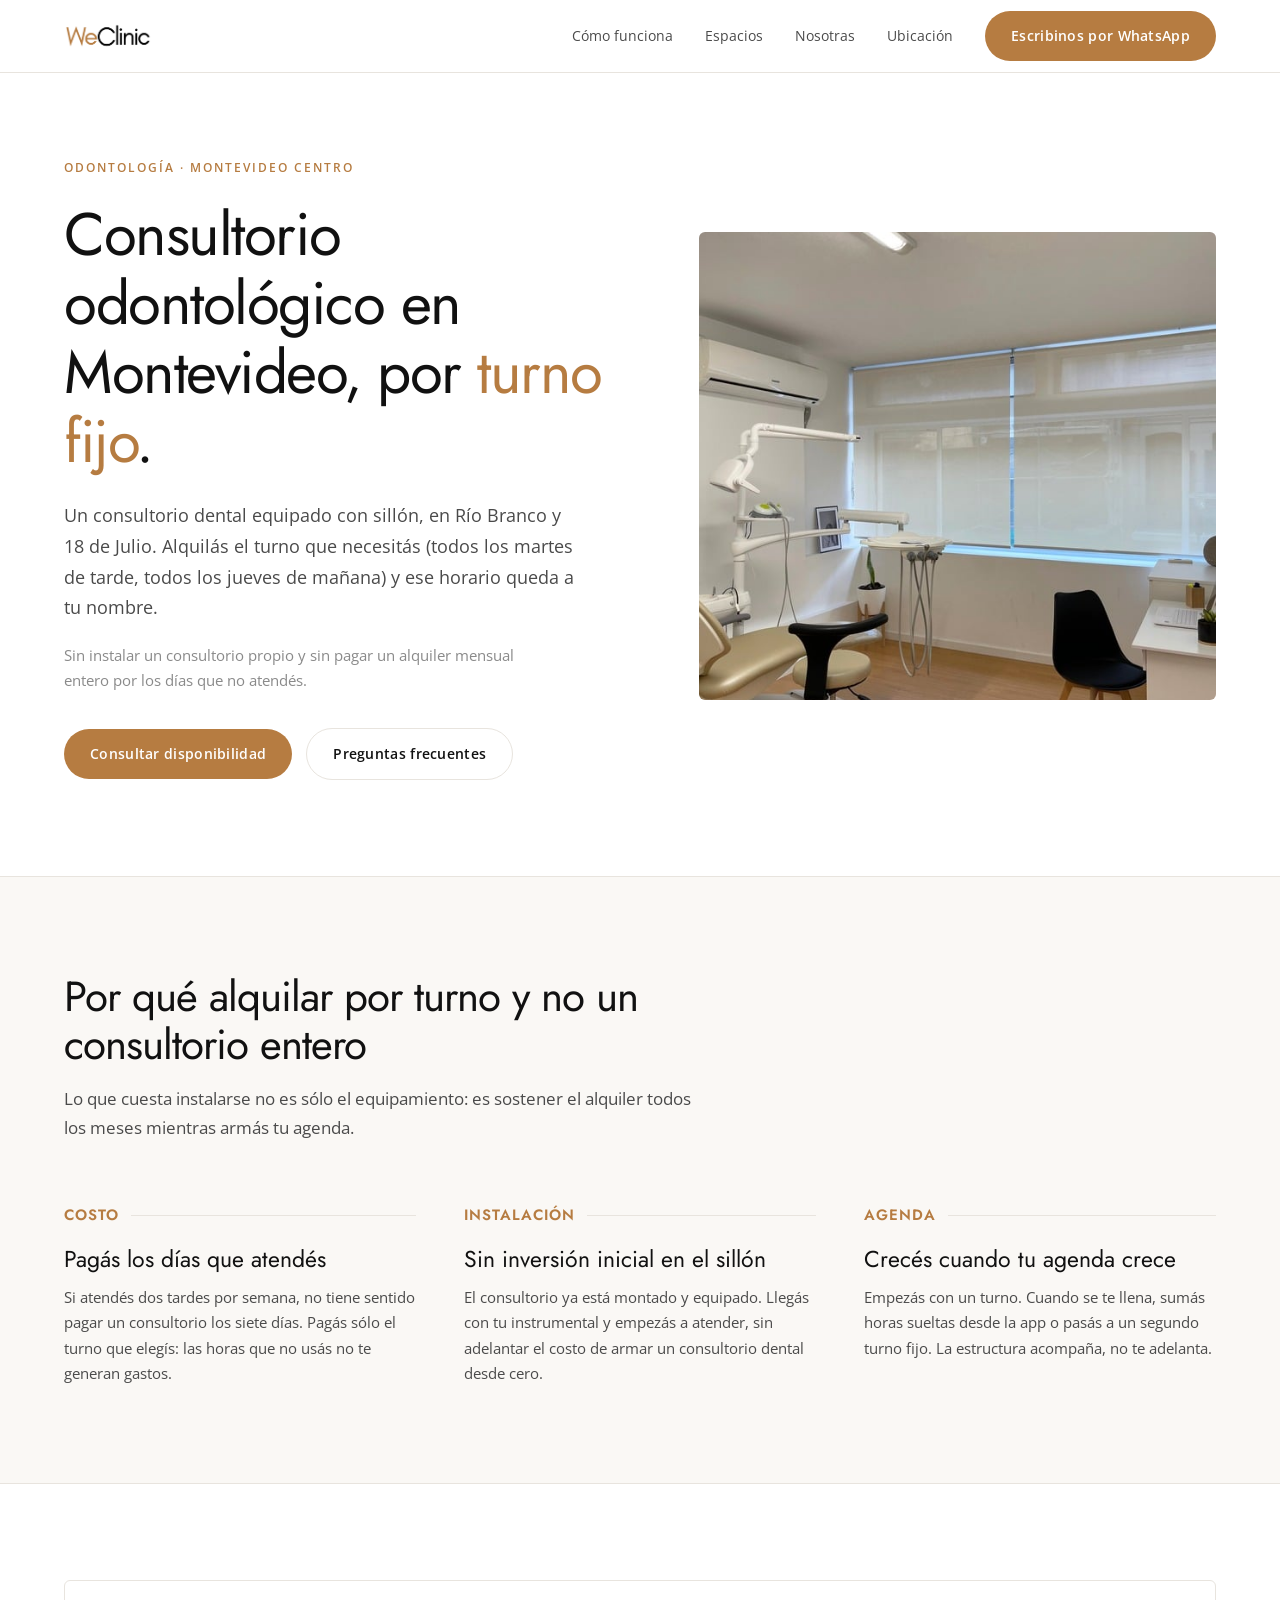
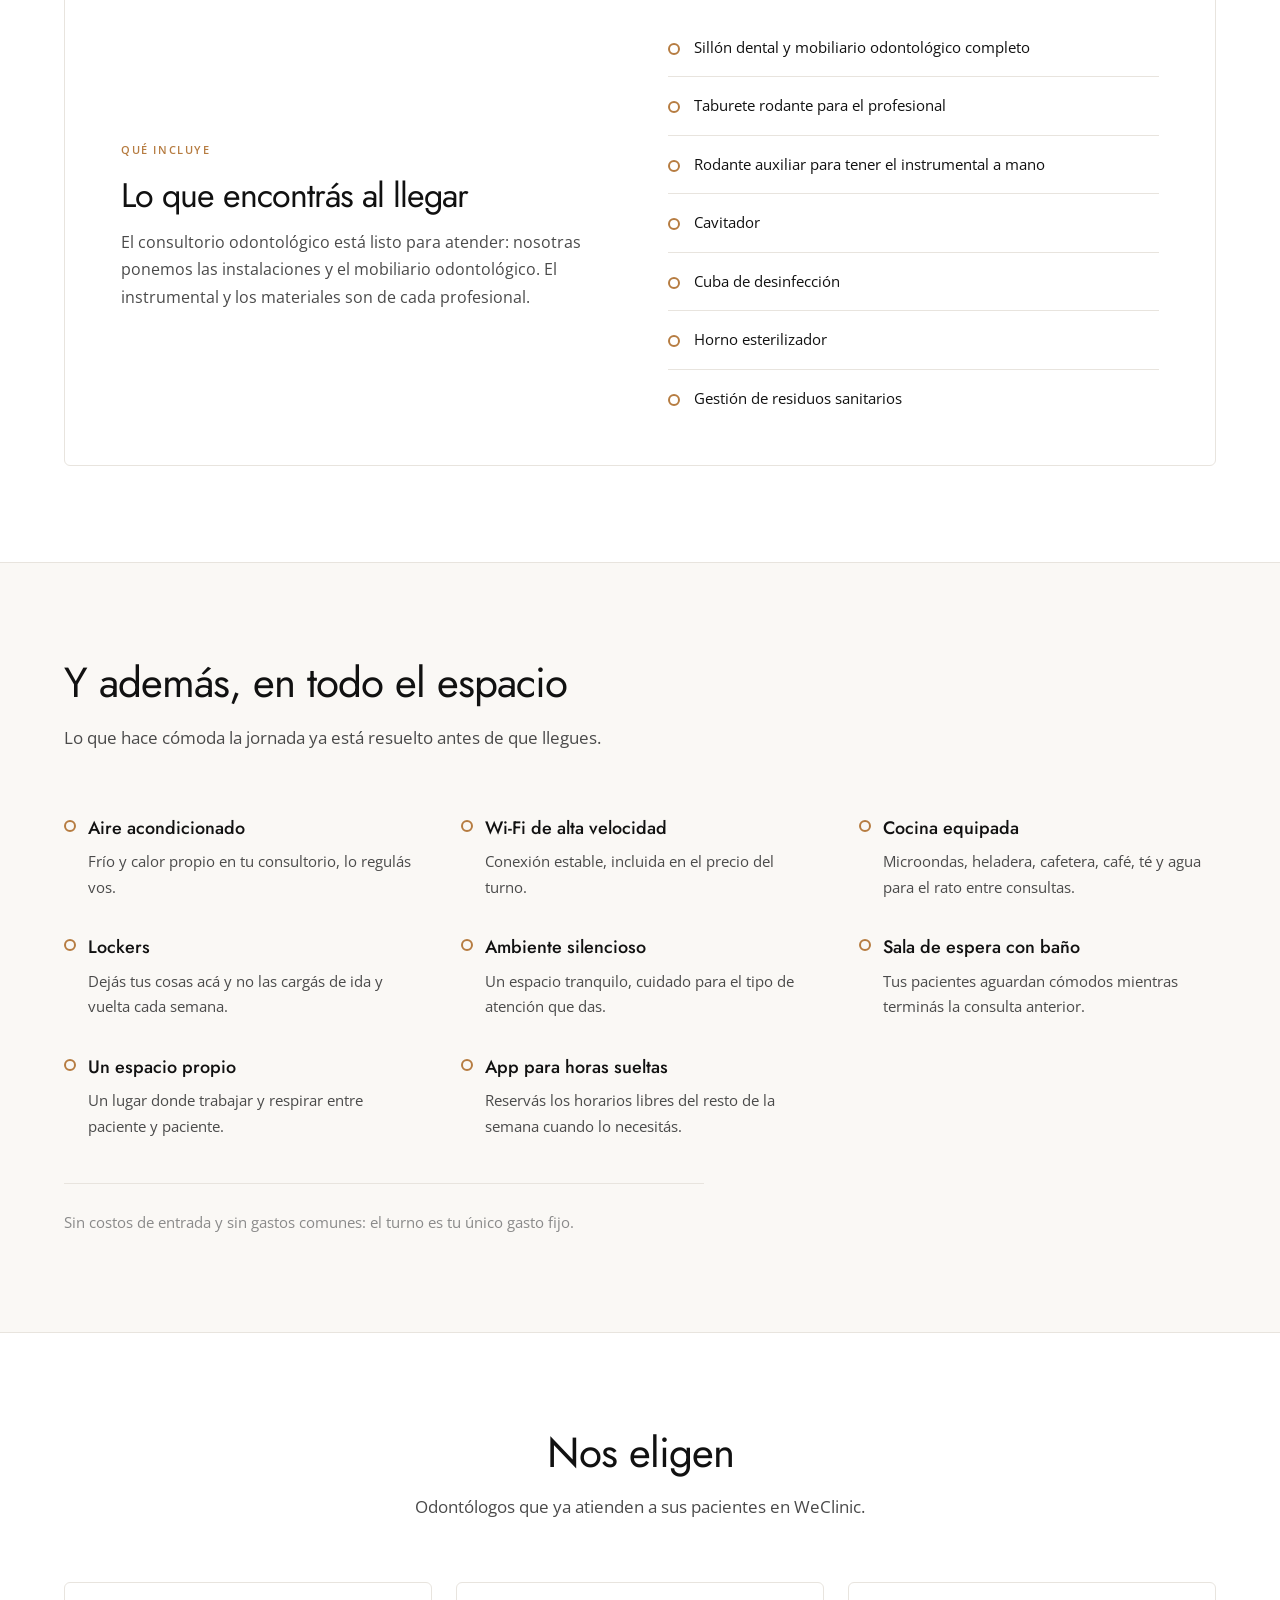
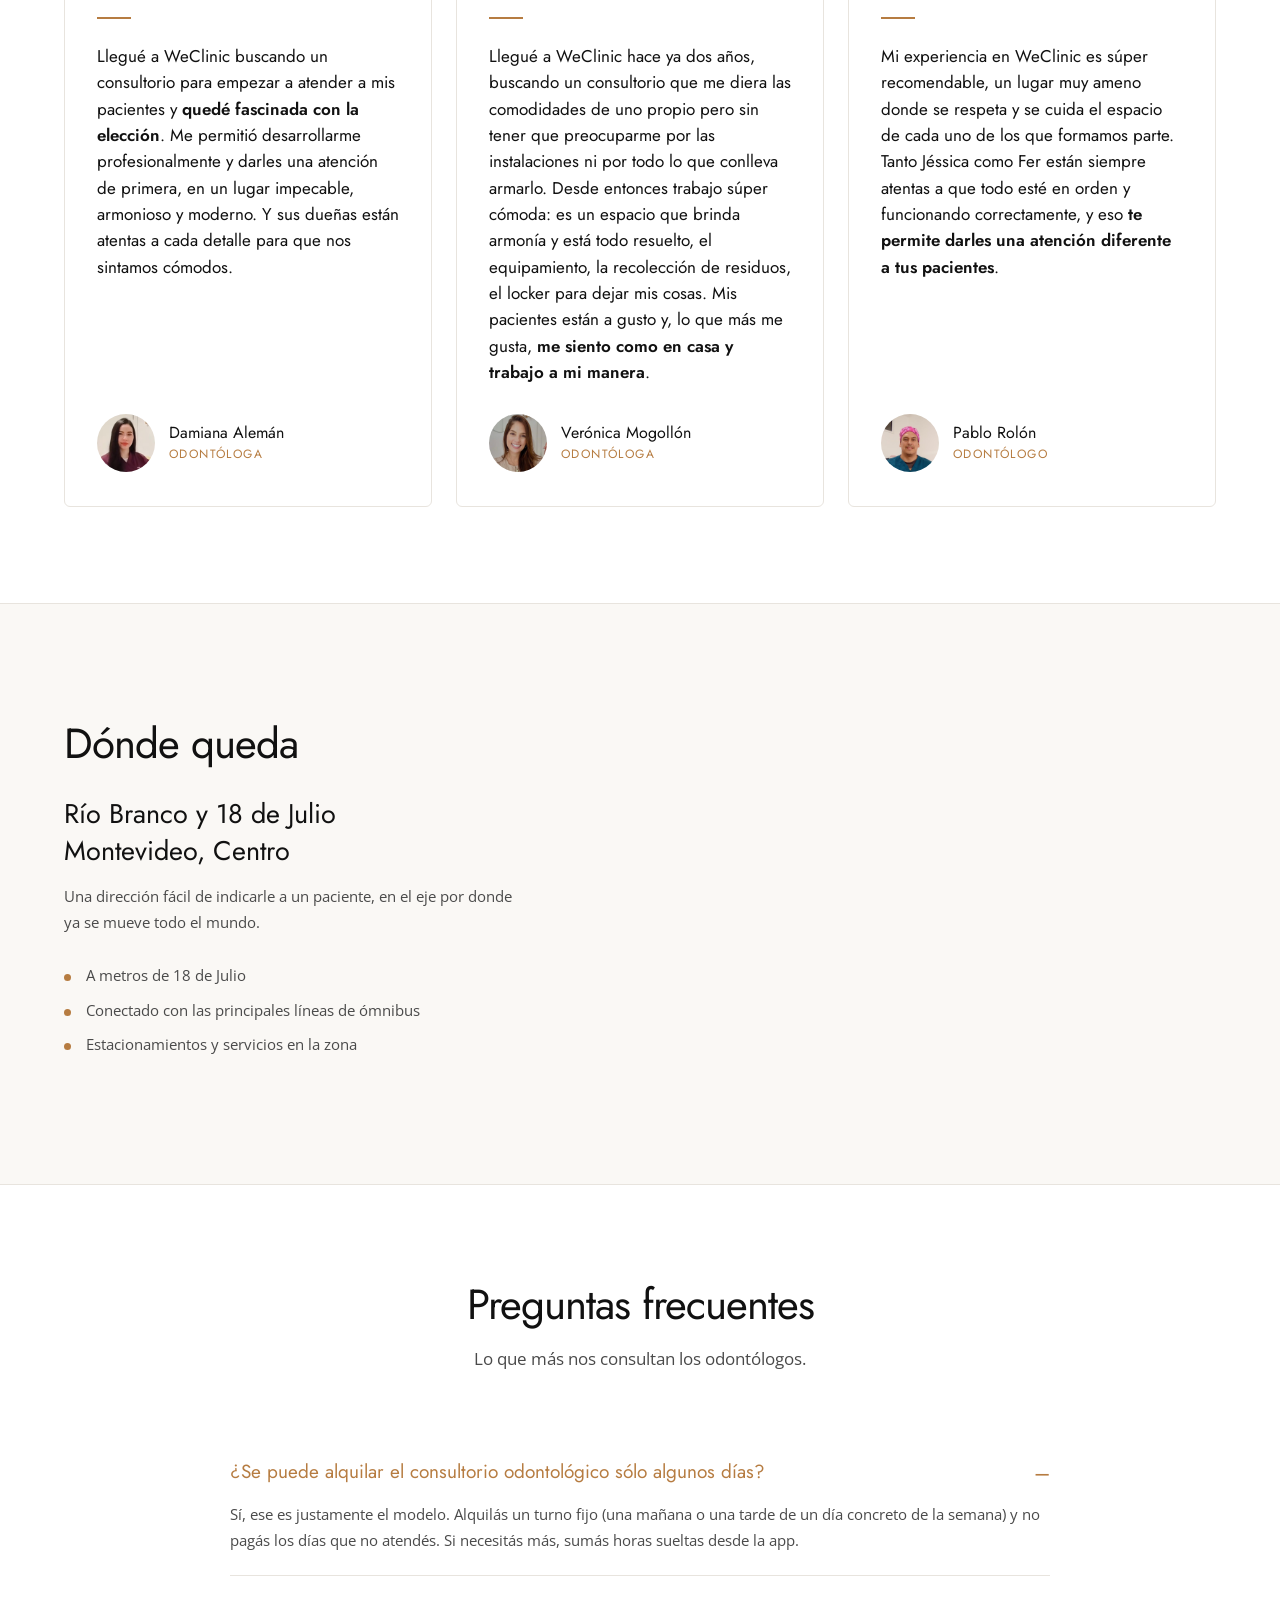
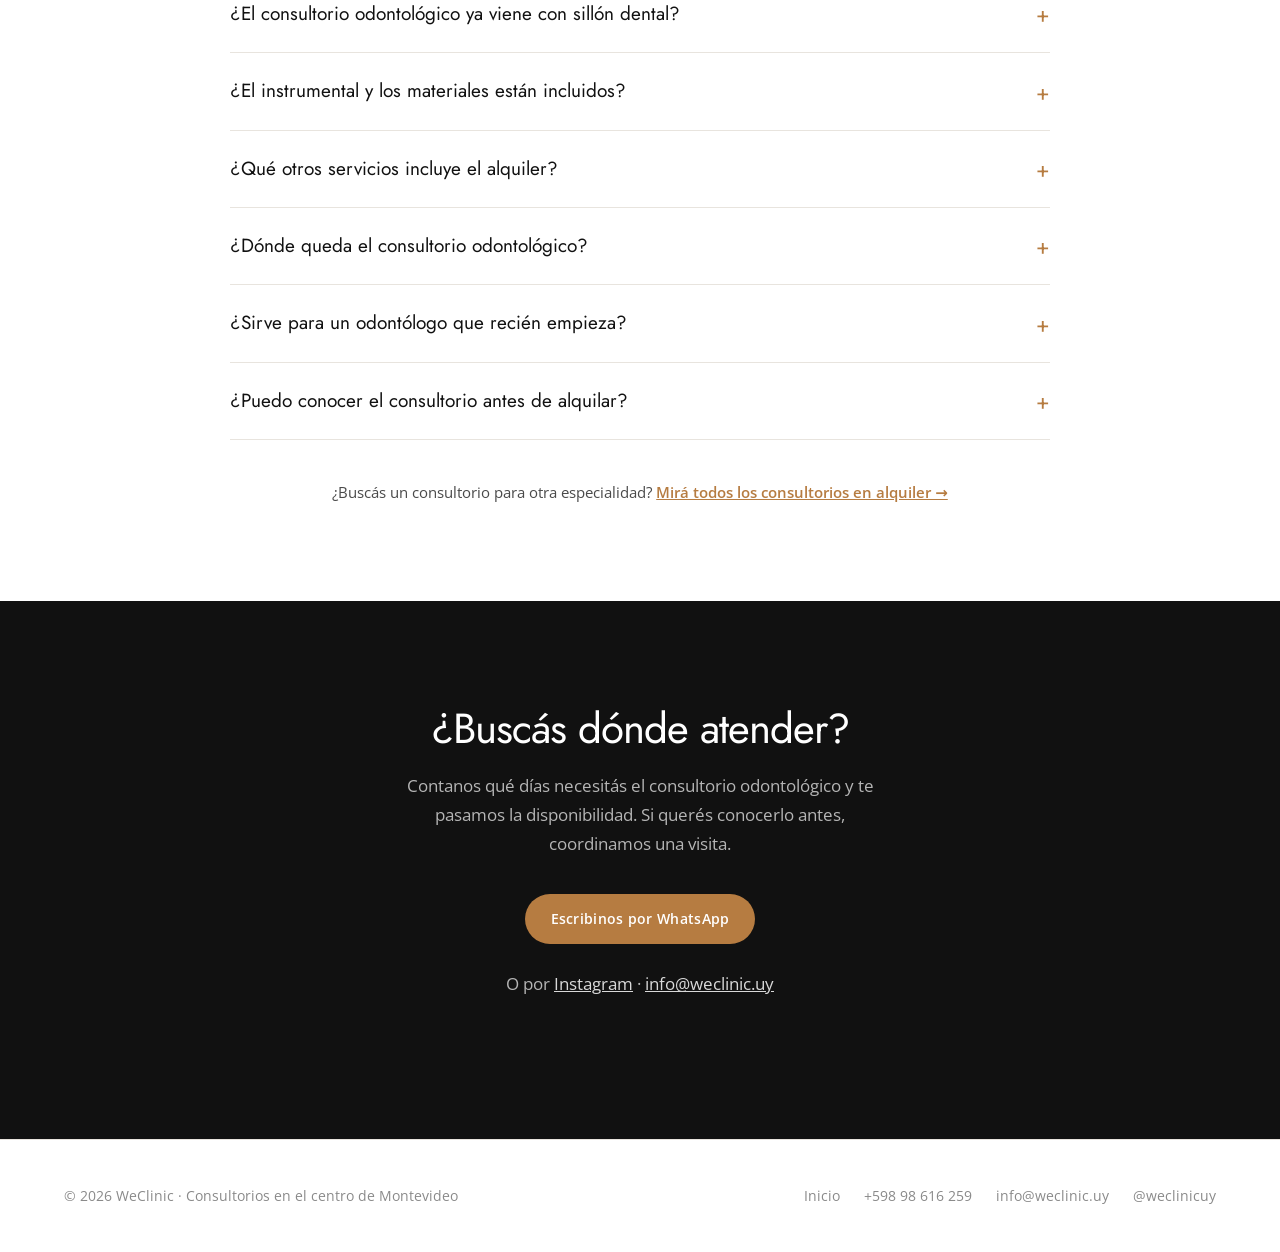
<file: consultorio-odontologico-montevideo/index.html>
<!DOCTYPE html>
<html lang="es-UY">
<head>
<meta charset="utf-8">
<meta name="viewport" content="width=device-width, initial-scale=1">
<title>Consultorio odontológico en Montevideo para alquilar | WeClinic</title>
<meta name="description" content="Consultorio odontológico equipado con sillón dental en el centro de Montevideo, Río Branco y 18 de Julio. Alquilalo por turno fijo semanal o por horas sueltas.">
<link rel="canonical" href="https://weclinic.uy/consultorio-odontologico-montevideo/">
<meta name="robots" content="index,follow,max-image-preview:large">
<meta property="og:type" content="website">
<meta property="og:site_name" content="WeClinic">
<meta property="og:locale" content="es_UY">
<meta property="og:title" content="Consultorio odontológico en Montevideo para alquilar | WeClinic">
<meta property="og:description" content="Consultorio odontológico equipado con sillón dental en el centro de Montevideo. Turno fijo semanal u horas sueltas.">
<meta property="og:image" content="https://weclinic.uy/img/odontologia.jpg">
<meta property="og:url" content="https://weclinic.uy/consultorio-odontologico-montevideo/">
<meta name="twitter:card" content="summary_large_image">
<meta name="twitter:title" content="Consultorio odontológico en Montevideo para alquilar | WeClinic">
<meta name="twitter:description" content="Consultorio odontológico equipado con sillón dental en el centro de Montevideo. Turno fijo semanal u horas sueltas.">
<meta name="twitter:image" content="https://weclinic.uy/img/odontologia.jpg">
<meta name="theme-color" content="#111111">
<link rel="icon" type="image/png" href="../img/favicon.png">
<link rel="apple-touch-icon" href="../img/favicon.png">
<link rel="preconnect" href="https://fonts.googleapis.com">
<link rel="preconnect" href="https://fonts.gstatic.com" crossorigin>
<link href="https://fonts.googleapis.com/css2?family=Jost:wght@300;400;500;600&family=Open+Sans:wght@400;600&display=swap" rel="stylesheet">
<!-- Al cambiar el CSS, subí el ?v= para que nadie vea la versión vieja cacheada -->
<link rel="stylesheet" href="../css/site.css?v=5">

<script type="application/ld+json">
{
  "@context": "https://schema.org",
  "@graph": [
    {
      "@type": "WebPage",
      "@id": "https://weclinic.uy/consultorio-odontologico-montevideo/#webpage",
      "url": "https://weclinic.uy/consultorio-odontologico-montevideo/",
      "name": "Consultorio odontológico en Montevideo para alquilar",
      "description": "Consultorio odontológico equipado con sillón dental en el centro de Montevideo, Río Branco y 18 de Julio. Alquilalo por turno fijo semanal o por horas sueltas.",
      "inLanguage": "es-UY",
      "isPartOf": { "@id": "https://weclinic.uy/#website" },
      "about": { "@id": "https://weclinic.uy/#business" },
      "primaryImageOfPage": "https://weclinic.uy/img/odontologia.jpg"
    },
    {
      "@type": "BreadcrumbList",
      "itemListElement": [
        {
          "@type": "ListItem",
          "position": 1,
          "name": "Inicio",
          "item": "https://weclinic.uy/"
        },
        {
          "@type": "ListItem",
          "position": 2,
          "name": "Consultorio odontológico en Montevideo",
          "item": "https://weclinic.uy/consultorio-odontologico-montevideo/"
        }
      ]
    },
    {
      "@type": "Service",
      "@id": "https://weclinic.uy/consultorio-odontologico-montevideo/#servicio",
      "name": "Alquiler de consultorio odontológico en Montevideo",
      "serviceType": "Alquiler de consultorio odontológico",
      "description": "Consultorio odontológico equipado con sillón dental para alquilar por turno fijo semanal u horas sueltas en el centro de Montevideo.",
      "provider": { "@id": "https://weclinic.uy/#business" },
      "areaServed": { "@type": "City", "name": "Montevideo" },
      "audience": {
        "@type": "Audience",
        "audienceType": "Odontólogos y odontólogas"
      }
    },
    {
      "@type": "FAQPage",
      "@id": "https://weclinic.uy/consultorio-odontologico-montevideo/#faq",
      "mainEntity": [
        {
          "@type": "Question",
          "name": "¿Se puede alquilar el consultorio odontológico sólo algunos días?",
          "acceptedAnswer": {
            "@type": "Answer",
            "text": "Sí, ese es justamente el modelo. Alquilás un turno fijo (una mañana o una tarde de un día concreto de la semana) y no pagás los días que no atendés. Si necesitás más, sumás horas sueltas desde la app."
          }
        },
        {
          "@type": "Question",
          "name": "¿El consultorio odontológico ya viene con sillón dental?",
          "acceptedAnswer": {
            "@type": "Answer",
            "text": "Sí. El consultorio ya está montado: sillón dental, taburete rodante, rodante auxiliar, mobiliario odontológico, cavitador, cuba de desinfección y horno esterilizador. Vos llegás con tu instrumental, tus materiales y tus pacientes."
          }
        },
        {
          "@type": "Question",
          "name": "¿El instrumental y los materiales están incluidos?",
          "acceptedAnswer": {
            "@type": "Answer",
            "text": "No. Nosotras brindamos las instalaciones y el mobiliario odontológico: sillón dental, taburete rodante, rodante auxiliar, cavitador, cuba de desinfección y horno esterilizador. El instrumental y los materiales son personales de cada profesional."
          }
        },
        {
          "@type": "Question",
          "name": "¿Qué otros servicios incluye el alquiler?",
          "acceptedAnswer": {
            "@type": "Answer",
            "text": "Aire acondicionado en el consultorio, sala de espera con baño para tus pacientes, un espacio propio para trabajar entre consultas, cocina equipada, lockers y Wi-Fi de alta velocidad. Todo entra en el precio del turno: no hay costo de entrada ni gastos comunes."
          }
        },
        {
          "@type": "Question",
          "name": "¿Dónde queda el consultorio odontológico?",
          "acceptedAnswer": {
            "@type": "Answer",
            "text": "En Río Branco y 18 de Julio, pleno centro de Montevideo, conectado con las principales líneas de ómnibus y con estacionamientos en la zona. Es una dirección fácil de indicarle a un paciente."
          }
        },
        {
          "@type": "Question",
          "name": "¿Sirve para un odontólogo que recién empieza?",
          "acceptedAnswer": {
            "@type": "Answer",
            "text": "Es el caso más común entre quienes alquilan acá. Instalar un consultorio propio exige una inversión inicial grande y un alquiler fijo mensual que hay que sostener desde el primer mes. Con un turno fijo empezás a atender con un costo acotado y vas ampliando a medida que crece tu agenda."
          }
        },
        {
          "@type": "Question",
          "name": "¿Puedo conocer el consultorio antes de alquilar?",
          "acceptedAnswer": {
            "@type": "Answer",
            "text": "Sí. Coordinamos una visita con vos y te mostramos el consultorio odontológico, la sala de espera y las áreas comunes, sin compromiso. Escribinos al +598 98 616 259, por Instagram o a info@weclinic.uy y arreglamos día y hora."
          }
        }
      ]
    }
  ]
}
</script>
</head>
<body>

<header>
  <div class="wrap nav">
    <a href="../" class="logo"><img src="../img/logo.png" alt="WeClinic" width="1500" height="578"></a>
    <nav class="nav-links" id="menu">
      <a href="../#como-funciona">Cómo funciona</a>
      <a href="../#espacios">Espacios</a>
      <a href="../#nosotras">Nosotras</a>
      <a href="../#ubicacion">Ubicación</a>
    </nav>
    <div class="nav-actions">
      <a class="btn nav-cta" href="https://wa.me/59898616259" target="_blank" rel="noopener"><span class="nav-cta-long">Escribinos por </span>WhatsApp</a>
      <button class="nav-toggle" type="button" aria-label="Menú" aria-expanded="false" aria-controls="menu">
        <span class="nav-toggle-bar"></span>
      </button>
    </div>
  </div>
</header>

<!-- HERO -->
<section class="hero">
  <div class="wrap hero-grid">
    <div>
      <span class="eyebrow">Odontología · Montevideo centro</span>
      <h1>Consultorio odontológico en Montevideo, por <em>turno fijo</em>.</h1>
      <p class="lede">
        Un consultorio dental equipado con sillón, en Río Branco y 18 de Julio.
        Alquilás el turno que necesitás (todos los martes de tarde, todos los jueves
        de mañana) y ese horario queda a tu nombre.
      </p>
      <p class="hero-note">
        Sin instalar un consultorio propio y sin pagar un alquiler mensual entero
        por los días que no atendés.
      </p>
      <div class="hero-actions">
        <a class="btn btn-lg" href="https://wa.me/59898616259" target="_blank" rel="noopener">Consultar disponibilidad</a>
        <a class="btn btn-lg btn-ghost" href="#preguntas">Preguntas frecuentes</a>
      </div>
    </div>
    <div class="hero-img">
      <img src="../img/odontologia.jpg" alt="Consultorio odontológico en alquiler en Montevideo, equipado con sillón dental" width="600" height="800">
    </div>
  </div>
</section>

<!-- POR QUE -->
<section id="por-que" class="band">
  <div class="wrap">
    <div class="sec-head">
      <h2>Por qué alquilar por turno y no un consultorio entero</h2>
      <p>Lo que cuesta instalarse no es sólo el equipamiento: es sostener el alquiler todos los meses mientras armás tu agenda.</p>
    </div>
    <div class="steps">
      <div class="step">
        <div class="step-num">COSTO</div>
        <h3>Pagás los días que atendés</h3>
        <p>Si atendés dos tardes por semana, no tiene sentido pagar un consultorio los siete días. Pagás sólo el turno que elegís: las horas que no usás no te generan gastos.</p>
      </div>
      <div class="step">
        <div class="step-num">INSTALACIÓN</div>
        <h3>Sin inversión inicial en el sillón</h3>
        <p>El consultorio ya está montado y equipado. Llegás con tu instrumental y empezás a atender, sin adelantar el costo de armar un consultorio dental desde cero.</p>
      </div>
      <div class="step">
        <div class="step-num">AGENDA</div>
        <h3>Crecés cuando tu agenda crece</h3>
        <p>Empezás con un turno. Cuando se te llena, sumás horas sueltas desde la app o pasás a un segundo turno fijo. La estructura acompaña, no te adelanta.</p>
      </div>
    </div>
  </div>
</section>

<!-- QUE INCLUYE -->
<section>
  <div class="wrap">
    <div class="panel">
      <div>
        <span class="panel-tag">Qué incluye</span>
        <h2>Lo que encontrás al llegar</h2>
        <p>
          El consultorio odontológico está listo para atender: nosotras ponemos las
          instalaciones y el mobiliario odontológico. El instrumental y los materiales
          son de cada profesional.
        </p>
      </div>
      <ul class="uses">
        <li>Sillón dental y mobiliario odontológico completo</li>
        <li>Taburete rodante para el profesional</li>
        <li>Rodante auxiliar para tener el instrumental a mano</li>
        <li>Cavitador</li>
        <li>Cuba de desinfección</li>
        <li>Horno esterilizador</li>
        <li>Gestión de residuos sanitarios</li>
      </ul>
    </div>
  </div>
</section>

<!-- QUE INCLUYE / SERVICIOS DEL ESPACIO -->
<section id="incluye" class="band">
  <div class="wrap">
    <div class="sec-head">
      <h2>Y además, en todo el espacio</h2>
      <p>
        Lo que hace cómoda la jornada ya está resuelto antes de que llegues.
      </p>
    </div>

    <!--
      Esta lista es casi la misma que la de la home (sección "Qué incluye tu turno"):
      acá no va "Consultorio equipado" porque el equipamiento odontológico está
      más arriba, y sí va la app. Si cambiás algo compartido, cambialo también allá.
    -->
    <ul class="incl">
      <li>
        <strong>Aire acondicionado</strong>
        <span>Frío y calor propio en tu consultorio, lo regulás vos.</span>
      </li>
      <li>
        <strong>Wi-Fi de alta velocidad</strong>
        <span>Conexión estable, incluida en el precio del turno.</span>
      </li>
      <li>
        <strong>Cocina equipada</strong>
        <span>Microondas, heladera, cafetera, café, té y agua para el rato entre consultas.</span>
      </li>
      <li>
        <strong>Lockers</strong>
        <span>Dejás tus cosas acá y no las cargás de ida y vuelta cada semana.</span>
      </li>
      <li>
        <strong>Ambiente silencioso</strong>
        <span>Un espacio tranquilo, cuidado para el tipo de atención que das.</span>
      </li>
      <li>
        <strong>Sala de espera con baño</strong>
        <span>Tus pacientes aguardan cómodos mientras terminás la consulta anterior.</span>
      </li>
      <li>
        <strong>Un espacio propio</strong>
        <span>Un lugar donde trabajar y respirar entre paciente y paciente.</span>
      </li>
      <li>
        <strong>App para horas sueltas</strong>
        <span>Reservás los horarios libres del resto de la semana cuando lo necesitás.</span>
      </li>
    </ul>

    <p class="incl-note">
      Sin costos de entrada y sin gastos comunes: el turno es tu único gasto fijo.
    </p>
  </div>
</section>

<!-- TESTIMONIOS -->
<section id="testimonios">
  <div class="wrap">
    <div class="sec-head center">
      <h2>Nos eligen</h2>
      <p>Odontólogos que ya atienden a sus pacientes en WeClinic.</p>
    </div>
    <!--
      Acá van sólo los testimonios de odontólogos. Algunos están también en la home:
      si editás una frase de ésas, cambiala en las dos páginas.

      Para sumar otro: copiá el bloque <figure class="quote-card"> entero y pegalo
      justo debajo, con la frase, el nombre y la foto nuevos. No hay que tocar el
      CSS. Sólo frases reales, con permiso para usar nombre y foto.
    -->
    <div class="quotes">
      <figure class="quote-card">
        <div class="spec-mark"></div>
        <blockquote>
          Llegué a WeClinic buscando un consultorio para empezar a atender a mis
          pacientes y <strong>quedé fascinada con la elección</strong>. Me permitió
          desarrollarme profesionalmente y darles una atención de primera, en un lugar
          impecable, armonioso y moderno. Y sus dueñas están atentas a cada detalle
          para que nos sintamos cómodos.
        </blockquote>
        <figcaption>
          <img class="quote-photo" src="../img/damiana-aleman.jpg"
               alt="Damiana Alemán, odontóloga en el consultorio odontológico de WeClinic en Montevideo"
               width="320" height="320" loading="lazy">
          <span class="quote-who">Damiana Alemán<span class="quote-role">Odontóloga</span></span>
        </figcaption>
      </figure>
      <figure class="quote-card">
        <div class="spec-mark"></div>
        <blockquote>
          Llegué a WeClinic hace ya dos años, buscando un consultorio que me diera las
          comodidades de uno propio pero sin tener que preocuparme por las instalaciones
          ni por todo lo que conlleva armarlo. Desde entonces trabajo súper cómoda: es un
          espacio que brinda armonía y está todo resuelto, el equipamiento, la recolección
          de residuos, el locker para dejar mis cosas. Mis pacientes están a gusto y, lo
          que más me gusta, <strong>me siento como en casa y trabajo a mi manera</strong>.
        </blockquote>
        <figcaption>
          <img class="quote-photo" src="../img/veronica-mogollon.jpg"
               alt="Verónica Mogollón, odontóloga general en WeClinic Montevideo"
               width="320" height="320" loading="lazy">
          <span class="quote-who">Verónica Mogollón<span class="quote-role">Odontóloga</span></span>
        </figcaption>
      </figure>
      <figure class="quote-card">
        <div class="spec-mark"></div>
        <blockquote>
          Mi experiencia en WeClinic es súper recomendable, un lugar muy ameno donde se
          respeta y se cuida el espacio de cada uno de los que formamos parte. Tanto
          Jéssica como Fer están siempre atentas a que todo esté en orden y funcionando
          correctamente, y eso <strong>te permite darles una atención diferente a tus
          pacientes</strong>.
        </blockquote>
        <figcaption>
          <img class="quote-photo" src="../img/pablo-rolon.jpg"
               alt="Pablo Rolón, odontólogo en el consultorio odontológico de WeClinic en Montevideo"
               width="320" height="320" loading="lazy">
          <span class="quote-who">Pablo Rolón<span class="quote-role">Odontólogo</span></span>
        </figcaption>
      </figure>
    </div>
  </div>
</section>


<!-- UBICACION -->
<section id="ubicacion" class="band">
  <div class="wrap">
    <div class="loc-grid">
      <div>
        <div class="sec-head" style="margin-bottom:26px">
          <h2>Dónde queda</h2>
        </div>
        <p class="addr">Río Branco y 18 de Julio<br>Montevideo, Centro</p>
        <p style="font-size:15px">Una dirección fácil de indicarle a un paciente, en el eje por donde ya se mueve todo el mundo.</p>
        <ul class="loc-list">
          <li>A metros de 18 de Julio</li>
          <li>Conectado con las principales líneas de ómnibus</li>
          <li>Estacionamientos y servicios en la zona</li>
        </ul>
      </div>
      <div>
        <iframe class="map"
          src="https://www.google.com/maps?q=Rio+Branco+y+18+de+Julio,+Montevideo,+Uruguay&z=16&output=embed"
          loading="lazy" referrerpolicy="no-referrer-when-downgrade"
          title="Mapa de la ubicación del consultorio odontológico de WeClinic en Río Branco y 18 de Julio, Montevideo"></iframe>
      </div>
    </div>
  </div>
</section>

<!-- FAQ -->
<section id="preguntas">
  <div class="wrap">
    <div class="sec-head center">
      <h2>Preguntas frecuentes</h2>
      <p>Lo que más nos consultan los odontólogos.</p>
    </div>
    <div class="faq">
      <details open>
        <summary>¿Se puede alquilar el consultorio odontológico sólo algunos días?</summary>
        <p>Sí, ese es justamente el modelo. Alquilás un turno fijo (una mañana o una tarde de un día concreto de la semana) y no pagás los días que no atendés. Si necesitás más, sumás horas sueltas desde la app.</p>
      </details>
      <details>
        <summary>¿El consultorio odontológico ya viene con sillón dental?</summary>
        <p>Sí. El consultorio ya está montado: sillón dental, taburete rodante, rodante auxiliar, mobiliario odontológico, cavitador, cuba de desinfección y horno esterilizador. Vos llegás con tu instrumental, tus materiales y tus pacientes.</p>
      </details>
      <details>
        <summary>¿El instrumental y los materiales están incluidos?</summary>
        <p>No. Nosotras brindamos las instalaciones y el mobiliario odontológico: sillón dental, taburete rodante, rodante auxiliar, cavitador, cuba de desinfección y horno esterilizador. El instrumental y los materiales son personales de cada profesional.</p>
      </details>
      <details>
        <summary>¿Qué otros servicios incluye el alquiler?</summary>
        <p>Aire acondicionado en el consultorio, sala de espera con baño para tus pacientes, un espacio propio para trabajar entre consultas, cocina equipada, lockers y Wi-Fi de alta velocidad. Todo entra en el precio del turno: no hay costo de entrada ni gastos comunes.</p>
      </details>
      <details>
        <summary>¿Dónde queda el consultorio odontológico?</summary>
        <p>En Río Branco y 18 de Julio, pleno centro de Montevideo, conectado con las principales líneas de ómnibus y con estacionamientos en la zona. Es una dirección fácil de indicarle a un paciente.</p>
      </details>
      <details>
        <summary>¿Sirve para un odontólogo que recién empieza?</summary>
        <p>Es el caso más común entre quienes alquilan acá. Instalar un consultorio propio exige una inversión inicial grande y un alquiler fijo mensual que hay que sostener desde el primer mes. Con un turno fijo empezás a atender con un costo acotado y vas ampliando a medida que crece tu agenda.</p>
      </details>
      <details>
        <summary>¿Puedo conocer el consultorio antes de alquilar?</summary>
        <p>Sí. Coordinamos una visita con vos y te mostramos el consultorio odontológico, la sala de espera y las áreas comunes, sin compromiso. Escribinos al <a href="https://wa.me/59898616259" target="_blank" rel="noopener" style="color:var(--gold)">+598 98 616 259</a> o por <a href="https://ig.me/m/weclinicuy" target="_blank" rel="noopener" style="color:var(--gold)">Instagram</a> y arreglamos día y hora.</p>
      </details>
    </div>
    <p style="text-align:center;margin-top:40px;font-size:15px">
      ¿Buscás un consultorio para otra especialidad?
      <a href="../" style="color:var(--gold);font-weight:600">Mirá todos los consultorios en alquiler →</a>
    </p>
  </div>
</section>

<!-- CTA -->
<section class="cta">
  <div class="wrap">
    <h2>¿Buscás dónde atender?</h2>
    <p>Contanos qué días necesitás el consultorio odontológico y te pasamos la disponibilidad. Si querés conocerlo antes, coordinamos una visita.</p>
    <a class="btn btn-lg" href="https://wa.me/59898616259" target="_blank" rel="noopener">Escribinos por WhatsApp</a>
    <p class="cta-alt">O por <a href="https://ig.me/m/weclinicuy" target="_blank" rel="noopener">Instagram</a> · <a href="mailto:info@weclinic.uy">info@weclinic.uy</a></p>
  </div>
</section>

<footer>
  <div class="wrap foot">
    <div>© <span id="y">2026</span> WeClinic · Consultorios en el centro de Montevideo</div>
    <div class="foot-links">
      <a href="../">Inicio</a>
      <a href="https://wa.me/59898616259" target="_blank" rel="noopener">+598 98 616 259</a>
      <a href="mailto:info@weclinic.uy">info@weclinic.uy</a>
      <a href="https://instagram.com/weclinicuy" target="_blank" rel="noopener">@weclinicuy</a>
    </div>
  </div>
</footer>

<script>
document.getElementById('y').textContent = new Date().getFullYear();

(function () {
  var toggle = document.querySelector('.nav-toggle');
  var menu = document.getElementById('menu');
  if (!toggle || !menu) return;

  function abrir(si) {
    toggle.setAttribute('aria-expanded', si ? 'true' : 'false');
    menu.classList.toggle('open', si);
  }

  toggle.addEventListener('click', function () {
    abrir(toggle.getAttribute('aria-expanded') !== 'true');
  });
  // Al elegir un destino, el menú se cierra solo
  menu.addEventListener('click', function (e) {
    if (e.target.tagName === 'A') abrir(false);
  });
  document.addEventListener('keydown', function (e) {
    if (e.key === 'Escape') abrir(false);
  });
  // Si la pantalla se agranda, los links vuelven a la barra
  window.addEventListener('resize', function () {
    if (window.innerWidth > 1024) abrir(false);
  });
})();
</script>
</body>
</html>
</file>
<file: css/site.css>
:root{
    --gold:#b67c41;
    --gold-dark:#966636;
    --ink:#111111;
    --body:#4a4a4a;
    --muted:#8a8a8a;
    --line:#e8e4de;
    --cream:#faf8f5;
    --max:1200px;
  }
  *{box-sizing:border-box;margin:0;padding:0}
  html{scroll-behavior:smooth}
  body{
    font-family:'Open Sans',system-ui,sans-serif;
    color:var(--body);
    background:#fff;
    line-height:1.7;
    -webkit-font-smoothing:antialiased;
  }
  h1,h2,h3,.display{font-family:'Jost',system-ui,sans-serif;color:var(--ink);font-weight:400;line-height:1.15}
  a{color:inherit}
  img{max-width:100%;display:block}
  .wrap{max-width:var(--max);margin:0 auto;padding:0 24px}

  /* NAV */
  header{position:sticky;top:0;z-index:50;background:rgba(255,255,255,.92);backdrop-filter:blur(10px);border-bottom:1px solid var(--line)}
  .nav{display:flex;align-items:center;justify-content:space-between;gap:32px;height:72px}
  .nav-actions{display:flex;align-items:center;gap:12px;flex:none}
  .logo{display:block;line-height:0;flex:none}
  .logo img{height:34px;width:auto}
  .nav-links{display:flex;align-items:center;gap:32px;margin-left:auto}
  /* El burger: sólo aparece cuando los links no entran en la barra */
  .nav-toggle{
    display:none;width:42px;height:42px;flex:none;padding:0;cursor:pointer;
    align-items:center;justify-content:center;
    background:#fff;border:1px solid var(--line);border-radius:999px;
  }
  .nav-toggle:hover{border-color:var(--gold)}
  .nav-toggle-bar,.nav-toggle-bar::before,.nav-toggle-bar::after{
    display:block;width:18px;height:2px;border-radius:2px;background:var(--ink);
    transition:transform .2s,top .2s,background .2s;
  }
  .nav-toggle-bar{position:relative}
  .nav-toggle-bar::before,.nav-toggle-bar::after{content:'';position:absolute;left:0}
  .nav-toggle-bar::before{top:-6px}
  .nav-toggle-bar::after{top:6px}
  /* Abierto, el burger se vuelve una cruz */
  .nav-toggle[aria-expanded='true'] .nav-toggle-bar{background:transparent}
  .nav-toggle[aria-expanded='true'] .nav-toggle-bar::before{top:0;transform:rotate(45deg)}
  .nav-toggle[aria-expanded='true'] .nav-toggle-bar::after{top:0;transform:rotate(-45deg)}
  .nav-links a:not(.btn){font-size:14px;text-decoration:none;color:var(--body);transition:color .2s}
  .nav-links a:not(.btn):hover{color:var(--gold)}
  a.btn,.btn{
    display:inline-block;background:var(--gold);color:#fff;text-decoration:none;
    padding:13px 26px;border-radius:999px;font-size:14px;font-weight:600;
    letter-spacing:.3px;transition:background .2s,transform .2s;white-space:nowrap;
  }
  a.btn:hover,.btn:hover{background:var(--gold-dark);color:#fff;transform:translateY(-1px)}
  .btn-lg{padding:16px 34px;font-size:15px}
  a.btn-ghost,.btn-ghost{background:transparent;color:var(--ink);border:1px solid var(--line)}
  a.btn-ghost:hover,.btn-ghost:hover{background:var(--cream);border-color:var(--gold);color:var(--gold)}

  /* HERO */
  .hero{padding:80px 0 96px}
  .hero-grid{display:grid;grid-template-columns:1.05fr .95fr;gap:64px;align-items:center}
  .eyebrow{
    display:inline-block;font-size:12px;letter-spacing:2px;text-transform:uppercase;
    color:var(--gold);font-weight:600;margin-bottom:22px;
  }
  h1{font-size:clamp(38px,5vw,60px);letter-spacing:-1.5px;margin-bottom:24px}
  h1 em{font-style:normal;color:var(--gold)}
  .lede{font-size:18px;max-width:520px;margin-bottom:20px}
  .hero-note{font-size:15px;color:var(--muted);margin-bottom:34px;max-width:480px}
  .hero-actions{display:flex;gap:14px;flex-wrap:wrap;align-items:center}
  .hero-img{position:relative}
  .hero-img img{
    border-radius:6px;width:100%;
    height:clamp(380px,52vh,500px);
    object-fit:cover;object-position:center 42%;
  }

  /* SECTIONS */
  section{padding:96px 0}
  .band{background:var(--cream);border-top:1px solid var(--line);border-bottom:1px solid var(--line)}
  .sec-head{max-width:640px;margin-bottom:60px}
  .sec-head.center{margin-left:auto;margin-right:auto;text-align:center}
  h2{font-size:clamp(30px,3.6vw,42px);letter-spacing:-1px;margin-bottom:16px}
  .sec-head p{font-size:17px}

  /* PASOS */
  .steps{display:grid;grid-template-columns:repeat(3,1fr);gap:48px}
  .step-num{
    font-family:'Jost',sans-serif;font-size:15px;font-weight:600;color:var(--gold);
    letter-spacing:1px;margin-bottom:18px;display:flex;align-items:center;gap:12px;
  }
  .step-num::after{content:'';flex:1;height:1px;background:var(--line)}
  .step h3{font-size:23px;margin-bottom:12px}
  .step p{font-size:15px}

  /* PANEL APP */
  .panel{
    border:1px solid var(--line);border-radius:6px;background:#fff;
    padding:54px 56px;display:grid;grid-template-columns:1fr 1fr;gap:56px;align-items:center;
  }
  .panel-tag{
    display:inline-block;font-size:11px;letter-spacing:1.6px;text-transform:uppercase;
    color:var(--gold);font-weight:600;margin-bottom:16px;
  }
  .panel h2{font-size:clamp(26px,2.8vw,34px);margin-bottom:14px}
  .panel p{font-size:16px}
  .uses{list-style:none}
  .uses li{
    font-size:15px;color:var(--ink);padding:16px 0 16px 26px;
    border-bottom:1px solid var(--line);position:relative;
  }
  .uses li:first-child{padding-top:0}
  .uses li:last-child{border-bottom:0;padding-bottom:0}
  .uses li::before{
    content:'';position:absolute;left:0;top:24px;width:8px;height:8px;
    border-radius:50%;border:2px solid var(--gold);
  }
  .uses li:first-child::before{top:8px}

  /* QUE INCLUYE */
  .incl{list-style:none;display:grid;grid-template-columns:repeat(3,1fr);gap:32px 40px}
  .incl li{padding-left:24px;position:relative}
  .incl li::before{
    content:'';position:absolute;left:0;top:7px;width:8px;height:8px;
    border-radius:50%;border:2px solid var(--gold);
  }
  .incl strong{
    display:block;font-family:'Jost',sans-serif;font-weight:500;
    font-size:18px;color:var(--ink);margin-bottom:6px;
  }
  .incl span{display:block;font-size:15px}
  .incl-note{
    margin-top:44px;padding-top:26px;border-top:1px solid var(--line);
    font-size:15px;color:var(--muted);max-width:640px;
  }

  /* ESPECIALIDADES */
  .specs{display:grid;grid-template-columns:repeat(3,1fr);gap:24px}
  .spec{
    background:#fff;border:1px solid var(--line);border-radius:6px;padding:38px 32px;
    transition:border-color .25s,transform .25s;
  }
  .spec:hover{border-color:var(--gold);transform:translateY(-3px)}
  .spec h3{font-size:22px;margin-bottom:10px}
  .spec p{font-size:15px}
  .spec-icon{color:var(--gold);margin-bottom:20px;line-height:0}
  .spec-icon svg{width:38px;height:38px}
  .spec-mark{width:34px;height:2px;background:var(--gold);margin-bottom:24px}
  /* El botón de la tarjeta va en marrón, con borde del mismo color */
  .spec .btn{margin-top:22px}
  .spec .btn-ghost{color:var(--gold);border-color:var(--gold)}

  /* TESTIMONIOS */
  .quotes{display:flex;flex-wrap:wrap;justify-content:center;gap:24px}
  .quote-card{
    flex:1 1 300px;max-width:400px;display:flex;flex-direction:column;
    background:#fff;border:1px solid var(--line);border-radius:6px;padding:34px 32px;
    transition:border-color .25s,transform .25s;
  }
  .quote-card:hover{border-color:var(--gold);transform:translateY(-3px)}
  /* Con un solo testimonio la tarjeta se ensancha, para que no quede sola y flaca */
  .quote-card:only-child{max-width:660px}
  /* Con cuatro, dos por fila, así no queda una tarjeta sola abajo */
  .quote-card:first-child:nth-last-child(4),
  .quote-card:first-child:nth-last-child(4) ~ .quote-card{flex-basis:420px;max-width:540px}
  .quote-card blockquote{
    flex:1;font-family:'Jost',sans-serif;font-size:17px;line-height:1.55;
    color:var(--ink);margin-bottom:28px;
  }
  .quote-card blockquote strong{font-weight:600}
  .quote-card figcaption{display:flex;align-items:center;gap:14px}
  .quote-photo{flex:none;width:58px;height:58px;border-radius:50%;object-fit:cover}
  .quote-who{font-family:'Jost',sans-serif;font-size:16px;color:var(--ink);line-height:1.3}
  .quote-role{
    display:block;color:var(--gold);font-size:12px;letter-spacing:1.4px;
    text-transform:uppercase;margin-top:3px;
  }

  /* GALERIA */
  .gallery{display:grid;grid-template-columns:repeat(4,1fr);gap:16px}
  .shot{position:relative;overflow:hidden;border-radius:6px;background:var(--cream)}
  .shot img{aspect-ratio:1/1;object-fit:cover;width:100%;height:auto;transition:transform .5s}
  .shot:hover img{transform:scale(1.04)}
  .shot figcaption{
    position:absolute;left:0;right:0;bottom:0;padding:28px 14px 14px;
    background:linear-gradient(transparent,rgba(0,0,0,.72));
    color:#fff;font-size:13px;letter-spacing:.4px;pointer-events:none;
  }
  .shot-btn{
    display:block;width:100%;padding:0;border:0;background:none;
    font:inherit;color:inherit;cursor:zoom-in;line-height:0;
  }
  .shot-btn:focus-visible{outline:2px solid var(--gold);outline-offset:3px}

  /* VISOR DE FOTOS */
  .lightbox{
    position:fixed;inset:0;width:100%;max-width:100%;height:100%;max-height:100%;
    margin:0;padding:0;border:0;overflow:hidden;
    background:rgba(17,17,17,.96);
  }
  .lightbox::backdrop{background:rgba(17,17,17,.96)}
  .lb-stage{
    width:100%;height:100%;display:flex;flex-direction:column;
    align-items:center;justify-content:center;gap:18px;padding:72px 84px;
  }
  .lb-stage img{
    max-width:100%;max-height:calc(100% - 46px);width:auto;height:auto;
    object-fit:contain;border-radius:6px;
  }
  .lb-cap{color:#fff;font-size:14px;letter-spacing:.4px;text-align:center}
  .lb-btn{
    position:absolute;display:flex;align-items:center;justify-content:center;
    width:46px;height:46px;border:0;border-radius:50%;cursor:pointer;
    background:rgba(255,255,255,.14);color:#fff;font-size:24px;line-height:1;
    padding:0 0 3px;transition:background .2s;
  }
  .lb-btn:hover{background:var(--gold)}
  .lb-btn:focus-visible{outline:2px solid var(--gold);outline-offset:3px}
  .lb-close{top:22px;right:22px}
  .lb-prev{left:22px;top:50%;transform:translateY(-50%);padding:0 3px 4px 0}
  .lb-next{right:22px;top:50%;transform:translateY(-50%);padding:0 0 4px 3px}

  /* NOSOTRAS */
  .about{display:grid;grid-template-columns:1fr 1fr;gap:60px;align-items:center}
  .about-img img{border-radius:6px;aspect-ratio:1/1;object-fit:cover;width:100%;height:auto}
  .about h2{margin-bottom:20px}
  .about-lead{font-size:18px;color:var(--ink);margin-bottom:28px}
  .founder{padding:22px 0;border-top:1px solid var(--line)}
  .founder-name{
    font-family:'Jost',sans-serif;font-size:17px;color:var(--ink);margin-bottom:6px;
  }
  .founder-name span{color:var(--gold);font-size:13px;letter-spacing:.4px;margin-left:6px}
  .founder p{font-size:15px}

  /* UBICACION */
  .loc-grid{display:grid;grid-template-columns:.85fr 1.15fr;gap:56px;align-items:center}
  .addr{font-family:'Jost',sans-serif;font-size:27px;color:var(--ink);line-height:1.4;margin-bottom:14px}
  .loc-list{list-style:none;margin-top:28px}
  .loc-list li{font-size:15px;padding-left:22px;position:relative;margin-bottom:9px}
  .loc-list li::before{content:'';position:absolute;left:0;top:11px;width:7px;height:7px;border-radius:50%;background:var(--gold)}
  .map{border:0;width:100%;height:380px;border-radius:6px;filter:grayscale(1);transition:filter .4s}
  .map:hover{filter:grayscale(0)}

  /* CTA FINAL */
  .cta{background:var(--ink);color:#fff;text-align:center;padding:104px 0}
  .cta h2{color:#fff;margin-bottom:18px}
  .cta p{color:#b5b5b5;font-size:17px;max-width:480px;margin:0 auto 36px}
  .cta .btn{background:var(--gold)}
  .cta .btn:hover{background:#c88f52}
  .cta .cta-alt{margin-top:26px}
  .cta-alt a{color:#d9d9d9}

  /* FOOTER */
  footer{padding:44px 0;border-top:1px solid var(--line);font-size:14px;color:var(--muted)}
  .foot{display:flex;justify-content:space-between;align-items:center;gap:20px;flex-wrap:wrap}
  .foot a{text-decoration:none}
  .foot a:hover{color:var(--gold)}
  .foot-links{display:flex;gap:24px}

  /* RESPONSIVE */
  /* Abajo de esto los links no entran en la barra y pasan al menú del burger */
  @media(max-width:1024px){
    .nav-toggle{display:inline-flex}
    .nav-links{
      position:absolute;left:0;right:0;top:100%;margin:0;
      display:none;flex-direction:column;align-items:stretch;gap:0;
      background:#fff;border-bottom:1px solid var(--line);padding:6px 24px 14px;
      box-shadow:0 14px 24px rgba(0,0,0,.06);
    }
    .nav-links.open{display:flex}
    .nav-links a{font-size:16px;padding:15px 0;border-bottom:1px solid var(--line)}
    .nav-links a:last-child{border-bottom:0}
  }
  @media(max-width:960px){
    .hero-grid{grid-template-columns:1fr;gap:44px}
    .hero-img{order:-1}
    .hero-img img{height:300px}
    .steps{grid-template-columns:1fr;gap:38px}
    .specs{grid-template-columns:1fr}
    .loc-grid{grid-template-columns:1fr;gap:36px}
    .panel{grid-template-columns:1fr;gap:34px;padding:44px 40px}
    .about{grid-template-columns:1fr;gap:36px}
    .gallery{grid-template-columns:repeat(2,1fr);gap:20px}
    .incl{grid-template-columns:repeat(2,1fr);gap:30px}
    /* Los testimonios, uno por fila, como el resto de las grillas */
    .quote-card,
    .quote-card:first-child:nth-last-child(4),
    .quote-card:first-child:nth-last-child(4) ~ .quote-card{flex-basis:100%;max-width:560px}
  }
  /* FAQ */
  .faq{max-width:820px;margin:0 auto}
  .faq details{border-bottom:1px solid var(--line);padding:22px 0}
  .faq details[open] summary{color:var(--gold)}
  .faq summary{
    font-family:'Jost',sans-serif;font-size:19px;color:var(--ink);
    cursor:pointer;list-style:none;display:flex;justify-content:space-between;
    align-items:center;gap:20px;transition:color .2s;
  }
  .faq summary::-webkit-details-marker{display:none}
  .faq summary::after{content:'+';color:var(--gold);font-size:22px;line-height:1}
  .faq details[open] summary::after{content:'–'}
  .faq details p{font-size:15px;margin-top:14px}

  @media(max-width:560px){
    section{padding:68px 0}
    .hero{padding:52px 0 68px}
    .sec-head{margin-bottom:42px}
    /* En celular el botón dice sólo "WhatsApp", si no no entra con el burger */
    .nav-cta-long{display:none}
    .nav{gap:12px}
    .nav-actions{gap:10px}
    .nav-cta{padding:11px 18px}
    .nav-toggle{width:38px;height:38px}
    .gallery{grid-template-columns:1fr;gap:16px}
    .incl{grid-template-columns:1fr;gap:26px}
    .panel{padding:34px 26px}
    .lb-stage{padding:64px 14px}
    .lb-prev{left:8px}
    .lb-next{right:8px}
  }
</file>
